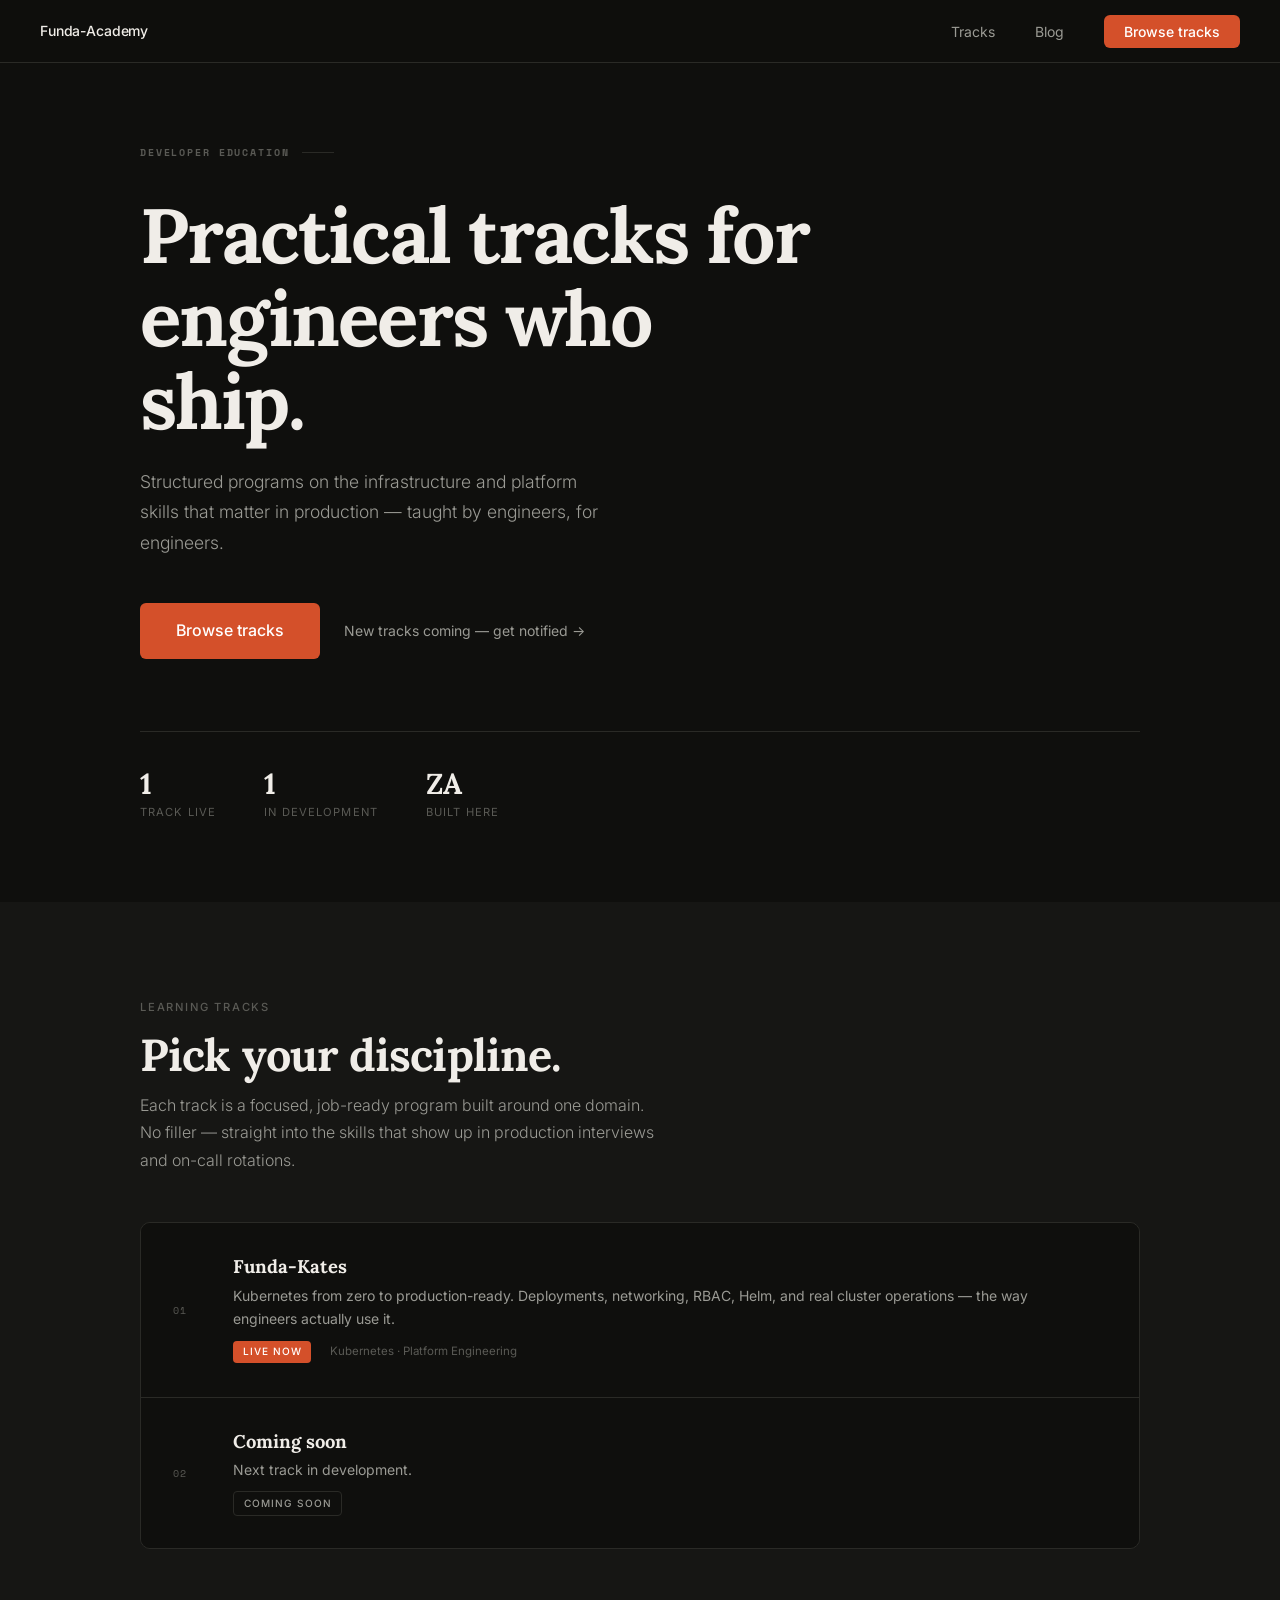
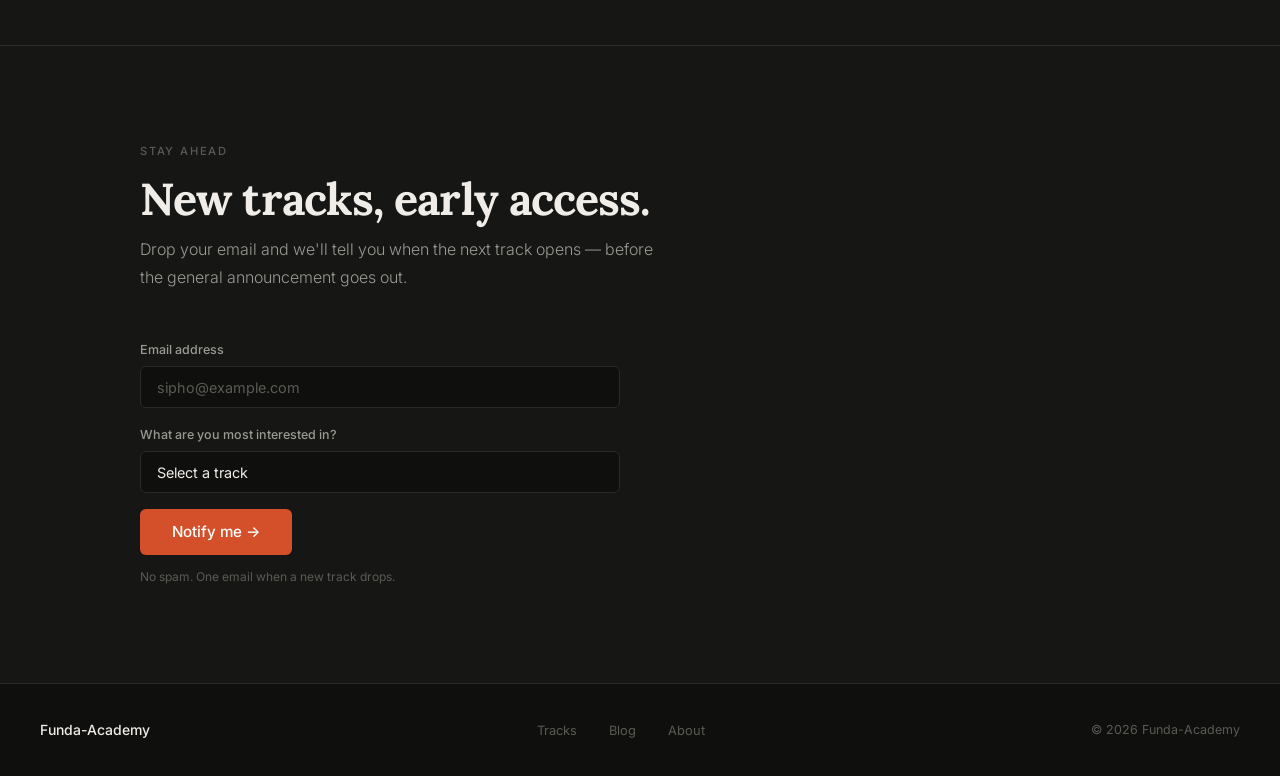
<file: index.html>
<!DOCTYPE html>
<html lang="en">
<head>
<meta charset="UTF-8"/>
<meta name="viewport" content="width=device-width, initial-scale=1.0"/>
<title>Funda-Academy — Developer Education</title>
<meta name="description" content="Practical, structured tracks for engineers who need production-grade skills. Built for African developers."/>
<meta name="author" content="Funda-Academy"/>
<meta name="robots" content="index, follow"/>
<link rel="canonical" href="https://funda.academy"/>

<!-- Open Graph -->
<meta property="og:type" content="website"/>
<meta property="og:url" content="https://funda.academy"/>
<meta property="og:title" content="Funda-Academy — Developer Education"/>
<meta property="og:description" content="Practical, structured tracks for engineers who need production-grade skills. Built for African developers."/>
<meta property="og:image" content="https://funda.academy/assets/og-image.png"/>
<meta property="og:locale" content="en_ZA"/>
<meta property="og:site_name" content="Funda-Academy"/>

<!-- Twitter Card -->
<meta name="twitter:card" content="summary_large_image"/>
<meta name="twitter:title" content="Funda-Academy — Developer Education"/>
<meta name="twitter:description" content="Practical, structured tracks for engineers who need production-grade skills. Built for African developers."/>
<meta name="twitter:image" content="https://funda.academy/assets/og-image.png"/>

<link href="https://fonts.googleapis.com/css2?family=Lora:wght@600;700&family=Inter:wght@300;400;500&family=Space+Mono:wght@700&display=swap" rel="stylesheet"/>
<link rel="stylesheet" href="assets/styles.css"/>
<script async src="https://www.googletagmanager.com/gtag/js?id=G-EDM9P1V3WG"></script>
<script>
  window.dataLayer = window.dataLayer || [];
  function gtag(){dataLayer.push(arguments);}
  gtag('js', new Date());
  gtag('config', 'G-EDM9P1V3WG');
</script>
</head>
<body>

<nav aria-label="Main navigation">
  <a href="/" class="nav-logo">Funda<em>-Academy</em></a>
  <ul class="nav-links">
    <li><a href="#tracks">Tracks</a></li>
    <li><a href="/blog">Blog</a></li>
    <li><a href="#tracks" class="nav-cta">Browse tracks</a></li>
  </ul>
</nav>

<main>

  <!-- Hero -->
  <div class="hero">
    <div class="hero-inner">
      <p class="hero-tag fade-in">Developer Education</p>
      <h1 class="fade-in">Practical tracks for engineers who ship.</h1>
      <p class="hero-sub fade-in">Structured programs on the infrastructure and platform skills that matter in production — taught by engineers, for engineers.</p>
      <div class="hero-actions fade-in">
        <a href="#tracks" class="btn-primary">Browse tracks</a>
        <a href="#waitlist" class="btn-ghost">New tracks coming — get notified →</a>
      </div>
      <hr class="hero-rule fade-in"/>
      <div class="hero-meta fade-in">
        <div class="hero-meta-item">
          <span class="val">1</span>
          <span class="lbl">Track live</span>
        </div>
        <div class="hero-meta-item">
          <span class="val">1</span>
          <span class="lbl">In development</span>
        </div>
        <div class="hero-meta-item">
          <span class="val">ZA</span>
          <span class="lbl">Built here</span>
        </div>
      </div>
    </div>
  </div>

  <!-- Tracks -->
  <section id="tracks">
    <div class="container">
      <p class="section-label fade-in">Learning tracks</p>
      <h2 class="fade-in">Pick your discipline.</h2>
      <p class="section-intro fade-in">Each track is a focused, job-ready program built around one domain. No filler — straight into the skills that show up in production interviews and on-call rotations.</p>

      <div class="track-list fade-in">

        <a href="https://www.funda.academy/funda-kates/" class="track-row" aria-label="Funda-Kates — Kubernetes track, live now">
          <span class="track-id">01</span>
          <div class="track-body">
            <div class="track-name">Funda-Kates</div>
            <div class="track-desc">Kubernetes from zero to production-ready. Deployments, networking, RBAC, Helm, and real cluster operations — the way engineers actually use it.</div>
            <div class="track-chips">
              <span class="chip chip-live">Live now</span>
              <span class="chip chip-topic">Kubernetes · Platform Engineering</span>
            </div>
          </div>
          <span class="track-arrow" aria-hidden="true">→</span>
        </a>

        <div class="track-row inactive" aria-label="Track 02 — coming soon">
          <span class="track-id">02</span>
          <div class="track-body">
            <div class="track-name">Coming soon</div>
            <div class="track-desc">Next track in development.</div>
            <div class="track-chips">
              <span class="chip chip-soon">Coming soon</span>
            </div>
          </div>
        </div>


      </div>
    </div>
  </section>

  <!-- Waitlist -->
  <section id="waitlist">
    <div class="container">
      <p class="section-label fade-in">Stay ahead</p>
      <h2 class="fade-in">New tracks, early access.</h2>
      <p class="section-intro fade-in">Drop your email and we'll tell you when the next track opens — before the general announcement goes out.</p>
      <form id="waitlist-form" class="waitlist-form fade-in" action="https://docs.google.com/forms/d/e/1FAIpQLSe7iedlRR2elvd1-RGXBqhCbMi18WWszPIXYm7vUnIklqUvCw/formResponse" method="POST">
        <div class="form-group">
          <label for="w-email">Email address</label>
          <input type="email" id="w-email" name="entry.1069801419" placeholder="sipho@example.com" required autocomplete="email"/>
        </div>
        <div class="form-group">
          <label for="w-interest">What are you most interested in?</label>
          <select id="w-interest" name="entry.1928213218" required>
            <option value="" disabled selected>Select a track</option>
            <option value="Kubernetes & Platform Engineering">Kubernetes &amp; Platform Engineering</option>
            <option value="CI/CD & GitOps">CI/CD &amp; GitOps</option>
            <option value="Cloud Fundamentals">Cloud Fundamentals</option>
            <option value="All of the above">All of the above</option>
          </select>
        </div>
        <input type="text" name="website" tabindex="-1" autocomplete="off" aria-hidden="true" style="position:absolute;left:-9999px;width:1px;height:1px;opacity:0;"/>
        <button type="submit" class="submit-btn">Notify me →</button>
        <p class="form-note">No spam. One email when a new track drops.</p>
      </form>
      <div id="waitlist-success" class="waitlist-success" hidden>
        <div class="success-icon">
          <svg viewBox="0 0 24 24" fill="none" stroke="currentColor" stroke-width="2.5" stroke-linecap="round" stroke-linejoin="round" aria-hidden="true"><polyline points="20 6 9 17 4 12"/></svg>
        </div>
        <div class="success-badge">Funda-Academy · Waitlist</div>
        <h3 class="success-heading">You're on the list.</h3>
        <p class="success-body">We'll reach out before the next track opens — no spam, just one email when it's ready.</p>
      </div>
    </div>
  </section>

</main>

<footer>
  <a href="/" class="footer-brand">Funda<em>-Academy</em></a>
  <ul class="footer-links" aria-label="Footer links">
    <li><a href="#tracks">Tracks</a></li>
    <li><a href="/blog">Blog</a></li>
    <li><a href="#">About</a></li>
  </ul>
  <span class="footer-copy">© 2026 Funda-Academy</span>
</footer>

<script src="assets/main.js" defer></script>

</body>
</html>
</file>
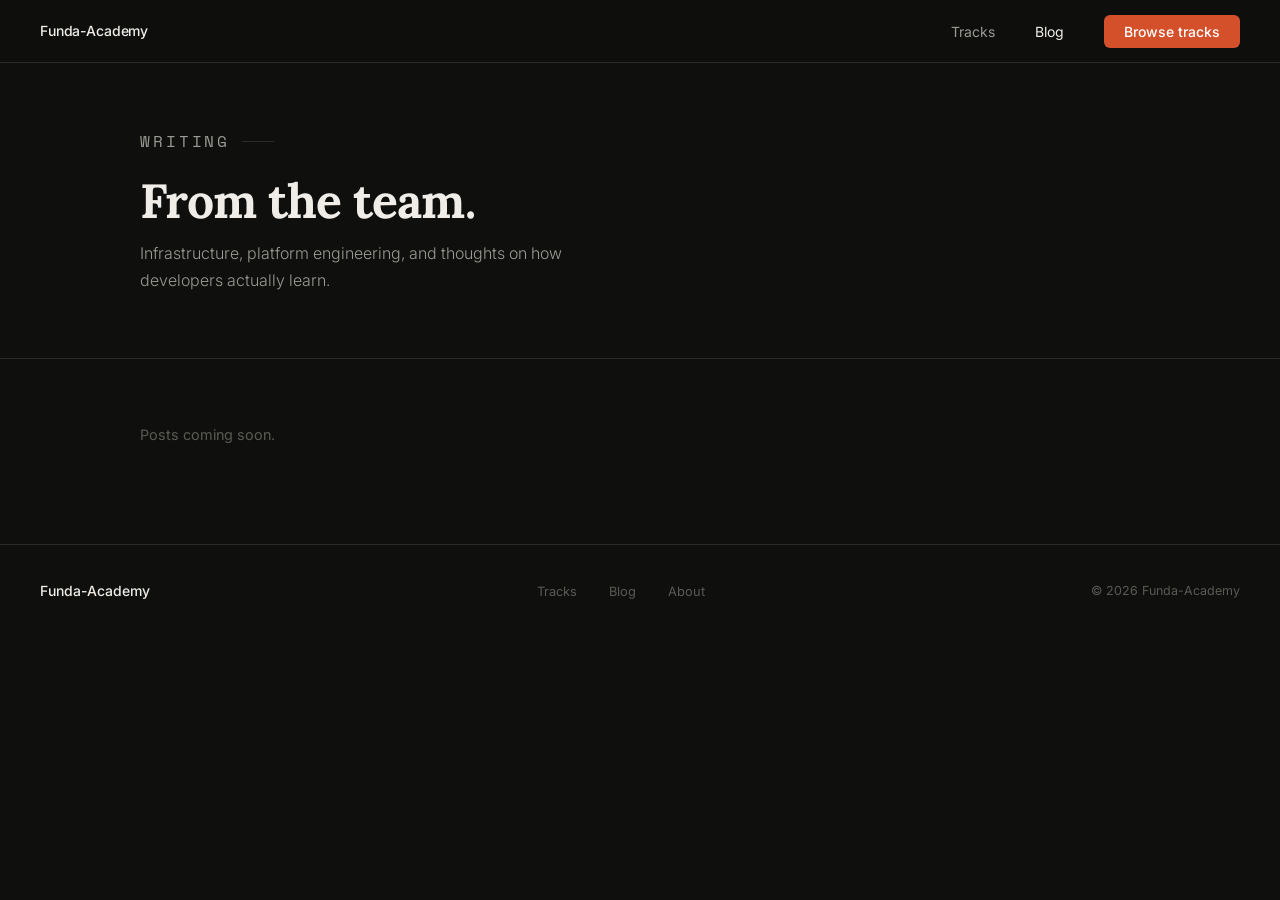
<file: blog/index.html>
<!DOCTYPE html>
<html lang="en">
<head>
<meta charset="UTF-8"/>
<meta name="viewport" content="width=device-width, initial-scale=1.0"/>
<title>Blog — Funda-Academy</title>
<meta name="description" content="Writing on infrastructure, platform engineering, and developer education from the Funda-Academy team."/>
<link href="https://fonts.googleapis.com/css2?family=Lora:wght@600;700&family=Inter:wght@300;400;500&family=Space+Mono:wght@700&display=swap" rel="stylesheet"/>
<script async src="https://www.googletagmanager.com/gtag/js?id=G-EDM9P1V3WG"></script>
<script>
  window.dataLayer = window.dataLayer || [];
  function gtag(){dataLayer.push(arguments);}
  gtag('js', new Date());
  gtag('config', 'G-EDM9P1V3WG');
</script>
<style>
  :root {
    --ink: #f0ede8;
    --ink-muted: #9a9a94;
    --ink-faint: #5a5a55;
    --surface: #0f0f0d;
    --surface-alt: #161614;
    --surface-dark: #000000;
    --accent: #d4502a;
    --accent-hover: #e05e38;
    --accent-light: rgba(212,80,42,0.12);
    --border: #2a2a26;
    --serif: 'Lora', Georgia, serif;
    --sans: 'Inter', sans-serif;
    --mono: 'Space Mono', monospace;
  }

  *, *::before, *::after { box-sizing: border-box; margin: 0; padding: 0; }
  html { scroll-behavior: smooth; }
  body { font-family: var(--sans); background: var(--surface); color: var(--ink); font-size: 16px; line-height: 1.7; overflow-x: hidden; }

  /* ── Nav ── */
  nav {
    position: fixed; top: 0; left: 0; right: 0; z-index: 100;
    display: flex; align-items: center; justify-content: space-between;
    padding: 1.1rem 2.5rem;
    background: rgba(15,15,13,0.95);
    backdrop-filter: blur(10px);
    border-bottom: 1px solid var(--border);
  }
  .nav-logo {
    font-family: var(--sans); font-size: 0.875rem; font-weight: 500;
    color: var(--ink); text-decoration: none; letter-spacing: -0.01em;
  }
  .nav-links { list-style: none; display: flex; gap: 2.5rem; align-items: center; }
  .nav-links a { font-size: 0.875rem; color: var(--ink-muted); text-decoration: none; font-weight: 400; transition: color 0.2s; }
  .nav-links a:hover, .nav-links a[aria-current="page"] { color: var(--ink); }
  .nav-cta {
    background: var(--accent) !important; color: #fff !important;
    padding: 0.5rem 1.25rem !important; border-radius: 6px !important;
    font-weight: 500 !important; transition: background 0.2s !important;
  }
  .nav-cta:hover { background: var(--accent-hover) !important; }

  /* ── Page header ── */
  .page-header {
    padding: 8rem 2.5rem 4rem;
    border-bottom: 1px solid var(--border);
  }
  .page-header-inner { max-width: 1000px; margin: 0 auto; }
  .page-tag {
    font-family: var(--mono); font-size: 0.65rem; font-weight: 700;
    color: var(--ink-faint); letter-spacing: 0.18em; text-transform: uppercase;
    margin-bottom: 1.25rem; display: flex; align-items: center; gap: 0.75rem;
  }
  .page-tag::after { content: ''; flex: 0 0 32px; height: 1px; background: var(--border); }
  .page-header h1 {
    font-family: var(--serif);
    font-size: clamp(2rem, 4vw, 3rem);
    font-weight: 700; line-height: 1.1; letter-spacing: -0.02em;
    margin-bottom: 0.75rem;
  }
  .page-header p { font-size: 1rem; color: var(--ink-muted); font-weight: 300; max-width: 480px; }

  /* ── Post list ── */
  .posts-section { padding: 4rem 2.5rem 6rem; }
  .container { max-width: 1000px; margin: 0 auto; }

  .post-list { display: flex; flex-direction: column; gap: 0; border: 1px solid var(--border); border-radius: 10px; overflow: hidden; }

  .post-row {
    display: flex; gap: 2.5rem; align-items: flex-start;
    padding: 2rem 2rem;
    background: var(--surface-alt);
    border-bottom: 1px solid var(--border);
    text-decoration: none; color: var(--ink);
    transition: background 0.2s;
    position: relative;
  }
  .post-row:last-child { border-bottom: none; }
  .post-row:hover { background: #1e1e1b; }

  .post-date {
    font-family: var(--mono); font-size: 0.6rem; letter-spacing: 0.1em;
    color: var(--ink-faint); flex-shrink: 0; padding-top: 0.35rem;
    width: 5.5rem; text-transform: uppercase;
  }
  .post-body { flex: 1; }
  .post-title {
    font-family: var(--serif); font-size: 1.15rem; font-weight: 700;
    line-height: 1.3; margin-bottom: 0.4rem;
    transition: color 0.2s;
  }
  .post-row:hover .post-title { color: var(--accent); }
  .post-excerpt { font-size: 0.875rem; color: var(--ink-muted); line-height: 1.65; margin-bottom: 0.75rem; }
  .post-tag {
    font-size: 0.63rem; font-weight: 500; letter-spacing: 0.1em;
    text-transform: uppercase; padding: 0.18rem 0.6rem; border-radius: 4px;
    background: transparent; color: var(--ink-faint); border: 1px solid var(--border);
  }
  .post-arrow {
    color: var(--accent); font-size: 1.1rem; flex-shrink: 0;
    opacity: 0; transition: opacity 0.15s, transform 0.15s;
    padding-top: 0.2rem;
  }
  .post-row:hover .post-arrow { opacity: 1; transform: translateX(3px); }

  /* ── Footer ── */
  footer {
    padding: 2rem 2.5rem;
    border-top: 1px solid var(--border);
    display: flex; align-items: center; justify-content: space-between;
    flex-wrap: wrap; gap: 1rem;
  }
  .footer-brand { font-size: 0.875rem; font-weight: 500; color: var(--ink); text-decoration: none; }
  .footer-links { display: flex; gap: 2rem; list-style: none; }
  .footer-links a { font-size: 0.8rem; color: var(--ink-faint); text-decoration: none; transition: color 0.2s; }
  .footer-links a:hover { color: var(--ink); }
  .footer-copy { font-size: 0.78rem; color: var(--ink-faint); }

  /* ── Fade-in ── */
  .fade-in { opacity: 0; transform: translateY(14px); transition: opacity 0.5s ease, transform 0.5s ease; }
  .fade-in.visible { opacity: 1; transform: translateY(0); }
  @media (prefers-reduced-motion: reduce) {
    .fade-in { transition: none; opacity: 1; transform: none; }
    .post-arrow { opacity: 1; }
  }

  /* ── Mobile ── */
  @media (max-width: 720px) {
    nav { padding: 1rem 1.25rem; }
    .nav-links { display: none; }
    .page-header { padding: 7rem 1.25rem 3rem; }
    .posts-section { padding: 3rem 1.25rem 5rem; }
    .post-row { flex-wrap: wrap; gap: 0.75rem; }
    .post-date { width: auto; padding-top: 0; }
    footer { flex-direction: column; align-items: flex-start; }
  }
</style>
</head>
<body>

<nav aria-label="Main navigation">
  <a href="/" class="nav-logo">Funda-Academy</a>
  <ul class="nav-links">
    <li><a href="/#tracks">Tracks</a></li>
    <li><a href="/blog" aria-current="page">Blog</a></li>
    <li><a href="/#tracks" class="nav-cta">Browse tracks</a></li>
  </ul>
</nav>

<main>
  <header class="page-header">
    <div class="page-header-inner">
      <p class="page-tag fade-in">Writing</p>
      <h1 class="fade-in">From the team.</h1>
      <p class="fade-in">Infrastructure, platform engineering, and thoughts on how developers actually learn.</p>
    </div>
  </header>

  <section class="posts-section">
    <div class="container">
      <p class="fade-in" style="color: var(--ink-faint); font-size: 0.9rem;">Posts coming soon.</p>
    </div>
  </section>
</main>

<footer>
  <a href="/" class="footer-brand">Funda-Academy</a>
  <ul class="footer-links" aria-label="Footer links">
    <li><a href="/#tracks">Tracks</a></li>
    <li><a href="/blog">Blog</a></li>
    <li><a href="#">About</a></li>
  </ul>
  <span class="footer-copy">© 2026 Funda-Academy</span>
</footer>

<script>
  const observer = new IntersectionObserver(entries => {
    entries.forEach(e => { if (e.isIntersecting) e.target.classList.add('visible'); });
  }, { threshold: 0.08 });
  document.querySelectorAll('.fade-in').forEach(el => observer.observe(el));
</script>

</body>
</html>
</file>
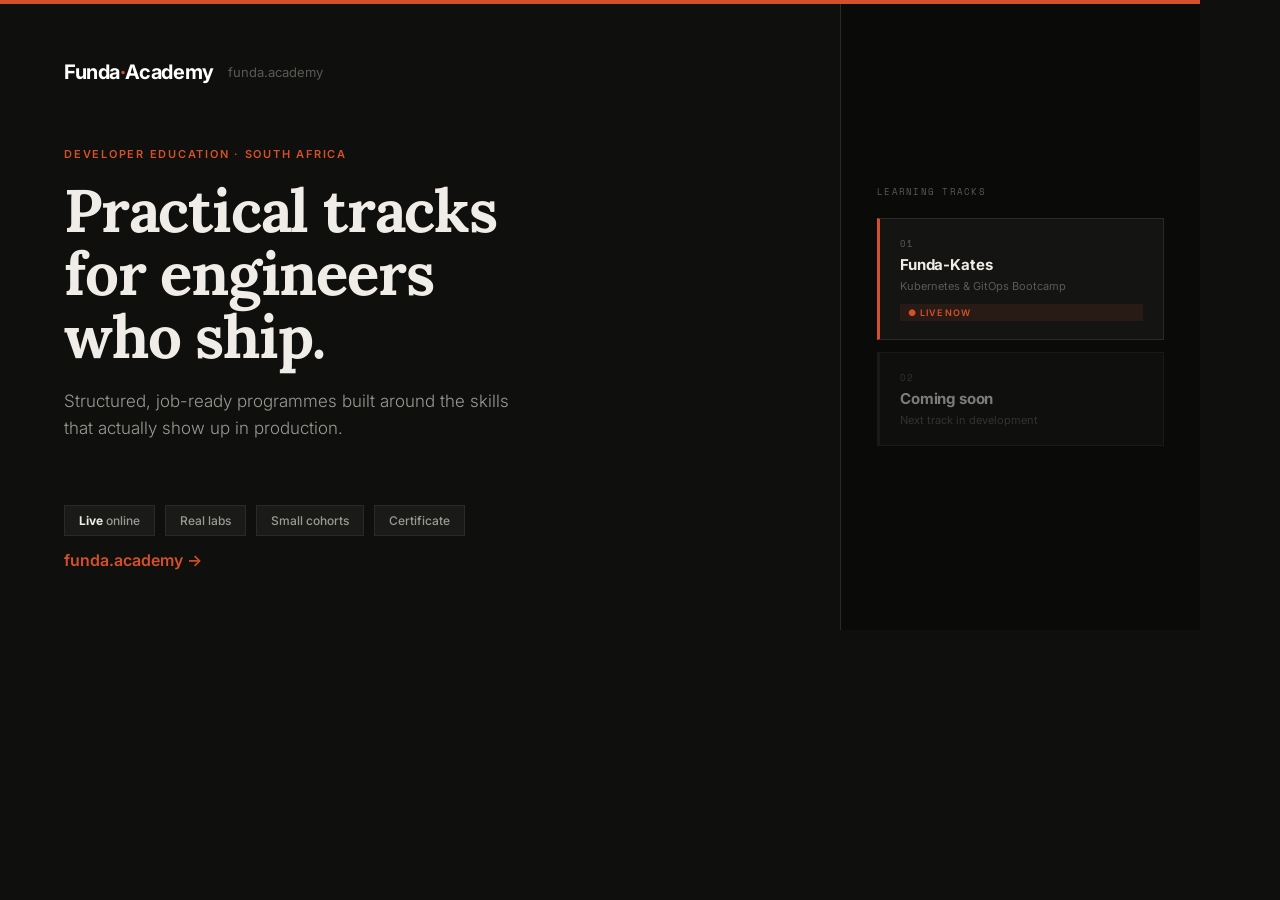
<file: assets/og-image.html>
<!DOCTYPE html>
<html lang="en">
<head>
  <meta charset="UTF-8"/>
  <title>Funda-Academy OG Image</title>
  <link href="https://fonts.googleapis.com/css2?family=Lora:wght@700&family=Inter:wght@300;400;500;600;700&family=Space+Mono:wght@700&display=swap" rel="stylesheet"/>
  <style>
    * { box-sizing: border-box; margin: 0; padding: 0; }
    html, body { width: 1200px; height: 630px; overflow: hidden; background: #0f0f0d; font-family: Inter, Arial, sans-serif; }

    .frame {
      width: 1200px; height: 630px;
      background: #0f0f0d;
      display: flex;
      position: relative;
    }

    /* Top accent bar */
    .accent-top {
      position: absolute; top: 0; left: 0; right: 0;
      height: 4px; background: #d4502a;
    }

    /* Left panel */
    .left {
      flex: 1;
      padding: 60px 64px;
      display: flex;
      flex-direction: column;
      justify-content: space-between;
    }

    .brand { display: flex; align-items: center; gap: 10px; }
    .wordmark { font-family: Inter, sans-serif; font-size: 20px; font-weight: 700; color: #ffffff; letter-spacing: -0.02em; }
    .wordmark span { color: #d4502a; }
    .domain { font-size: 13px; color: #5a5a55; font-weight: 400; margin-left: 4px; }

    .headline-block {}
    .eyebrow { font-size: 11px; font-weight: 600; color: #d4502a; letter-spacing: 0.16em; text-transform: uppercase; margin-bottom: 18px; }
    .headline { font-family: 'Lora', Georgia, serif; font-size: 60px; font-weight: 700; color: #f0ede8; line-height: 1.05; letter-spacing: -0.02em; }
    .tagline { margin-top: 20px; font-size: 17px; font-weight: 300; color: #9a9a94; line-height: 1.6; max-width: 460px; }

    .bottom { display: flex; flex-direction: column; gap: 14px; }
    .chips { display: flex; gap: 10px; }
    .chip { background: #1a1a18; border: 0.5px solid #2a2a26; padding: 7px 14px; font-size: 12px; font-weight: 500; color: #9a9a94; }
    .chip strong { color: #f0ede8; }
    .url { font-size: 16px; font-weight: 600; color: #d4502a; }

    /* Right panel */
    .right {
      width: 360px;
      flex-shrink: 0;
      background: #0a0a08;
      border-left: 0.5px solid #2a2a26;
      display: flex;
      flex-direction: column;
      justify-content: center;
      padding: 48px 36px;
      gap: 12px;
    }

    .panel-label { font-family: 'Space Mono', monospace; font-size: 9px; color: #5a5a55; letter-spacing: 0.14em; text-transform: uppercase; margin-bottom: 8px; }

    .track-item {
      background: #141412;
      border: 0.5px solid #2a2a26;
      padding: 18px 20px;
      display: flex;
      flex-direction: column;
      gap: 5px;
    }
    .track-item.live { border-left: 3px solid #d4502a; }
    .track-item.soon { border-left: 3px solid #2a2a26; opacity: 0.5; }

    .track-num { font-family: 'Space Mono', monospace; font-size: 9px; color: #5a5a55; letter-spacing: 0.1em; }
    .track-title { font-size: 15px; font-weight: 700; color: #f0ede8; letter-spacing: -0.01em; }
    .track-sub { font-size: 11px; color: #5a5a55; }
    .live-badge { display: inline-block; margin-top: 6px; font-size: 9px; font-weight: 600; letter-spacing: 0.1em; text-transform: uppercase; color: #d4502a; background: rgba(212,80,42,0.1); padding: 3px 8px; }
  </style>
</head>
<body>
  <div class="frame">
    <div class="accent-top"></div>

    <div class="left">
      <div class="brand">
        <span class="wordmark">Funda<span>·</span>Academy</span>
        <span class="domain">funda.academy</span>
      </div>

      <div class="headline-block">
        <div class="eyebrow">Developer Education · South Africa</div>
        <div class="headline">Practical tracks<br/>for engineers<br/>who ship.</div>
        <div class="tagline">Structured, job-ready programmes built around the skills that actually show up in production.</div>
      </div>

      <div class="bottom">
        <div class="chips">
          <div class="chip"><strong>Live</strong> online</div>
          <div class="chip">Real labs</div>
          <div class="chip">Small cohorts</div>
          <div class="chip">Certificate</div>
        </div>
        <div class="url">funda.academy →</div>
      </div>
    </div>

    <div class="right">
      <div class="panel-label">Learning tracks</div>

      <div class="track-item live">
        <div class="track-num">01</div>
        <div class="track-title">Funda-Kates</div>
        <div class="track-sub">Kubernetes &amp; GitOps Bootcamp</div>
        <div class="live-badge">● Live now</div>
      </div>

      <div class="track-item soon">
        <div class="track-num">02</div>
        <div class="track-title">Coming soon</div>
        <div class="track-sub">Next track in development</div>
      </div>
    </div>
  </div>
</body>
</html>
</file>
<file: assets/styles.css>
:root {
  --ink: #f0ede8;
  --ink-muted: #9a9a94;
  --ink-faint: #5a5a55;
  --surface: #0f0f0d;
  --surface-alt: #161614;
  --surface-dark: #000000;
  --accent: #d4502a;
  --accent-hover: #e05e38;
  --accent-light: rgba(212,80,42,0.12);
  --border: #2a2a26;
  --serif: 'Lora', Georgia, serif;
  --sans: 'Inter', sans-serif;
  --mono: 'Space Mono', monospace;
}

*, *::before, *::after { box-sizing: border-box; margin: 0; padding: 0; }
html { scroll-behavior: smooth; }
body { font-family: var(--sans); background: var(--surface); color: var(--ink); font-size: 16px; line-height: 1.7; overflow-x: hidden; }

/* ── Nav ── */
nav {
  position: fixed; top: 0; left: 0; right: 0; z-index: 100;
  display: flex; align-items: center; justify-content: space-between;
  padding: 1.1rem 2.5rem;
  background: rgba(15,15,13,0.95);
  backdrop-filter: blur(10px);
  border-bottom: 1px solid var(--border);
}
.nav-logo {
  font-family: var(--sans); font-size: 0.875rem; font-weight: 500;
  color: var(--ink); text-decoration: none; letter-spacing: -0.01em;
}
.nav-logo em { font-style: normal; color: inherit; }
.nav-links { list-style: none; display: flex; gap: 2.5rem; align-items: center; }
.nav-links a { font-size: 0.875rem; color: var(--ink-muted); text-decoration: none; font-weight: 400; transition: color 0.2s; }
.nav-links a:hover, .nav-links a[aria-current="page"] { color: var(--ink); }
.nav-cta {
  background: var(--accent) !important; color: #fff !important;
  padding: 0.5rem 1.25rem !important; border-radius: 6px !important;
  font-weight: 500 !important; transition: background 0.2s !important;
}
.nav-cta:hover { background: var(--accent-hover) !important; }

/* ── Hero ── */
.hero {
  min-height: 100vh;
  display: flex; flex-direction: column; justify-content: center;
  padding: 9rem 2.5rem 5rem;
}
.hero-inner { max-width: 1000px; margin: 0 auto; width: 100%; }
.hero-tag {
  font-family: var(--mono); font-size: 0.65rem; font-weight: 700;
  color: var(--ink-faint); letter-spacing: 0.18em; text-transform: uppercase;
  margin-bottom: 2rem; display: flex; align-items: center; gap: 0.75rem;
}
.hero-tag::after { content: ''; flex: 0 0 32px; height: 1px; background: var(--border); }

h1 {
  font-family: var(--serif);
  font-size: clamp(2.8rem, 6vw, 5rem);
  font-weight: 700; line-height: 1.08; letter-spacing: -0.025em;
  margin-bottom: 1.5rem; max-width: 680px;
}
.hero-sub {
  font-size: 1.1rem; color: var(--ink-muted); max-width: 460px;
  margin-bottom: 2.75rem; font-weight: 300; line-height: 1.75;
}
.hero-actions { display: flex; align-items: center; gap: 1.5rem; flex-wrap: wrap; }
.btn-primary {
  display: inline-block; background: var(--accent); color: #fff;
  padding: 0.9rem 2.25rem; border-radius: 6px; font-weight: 500; font-size: 1rem;
  text-decoration: none; transition: background 0.2s, transform 0.15s;
}
.btn-primary:hover { background: var(--accent-hover); transform: translateY(-1px); }
.btn-ghost {
  display: inline-block; color: var(--ink-muted); font-size: 0.875rem;
  text-decoration: none; font-weight: 400; transition: color 0.2s;
}
.btn-ghost:hover { color: var(--ink); }

.hero-rule { border: none; border-top: 1px solid var(--border); margin-top: 4.5rem; }
.hero-meta { display: flex; gap: 3rem; padding-top: 2.25rem; flex-wrap: wrap; }
.hero-meta-item .val {
  font-family: var(--serif); font-size: 1.8rem; font-weight: 700;
  color: var(--ink); display: block; line-height: 1.1;
}
.hero-meta-item .lbl {
  font-size: 0.7rem; color: var(--ink-faint); text-transform: uppercase;
  letter-spacing: 0.1em; margin-top: 0.2rem; display: block;
}

/* ── Blog page header ── */
.page-header { padding: 8rem 2.5rem 4rem; border-bottom: 1px solid var(--border); }
.page-header-inner { max-width: 1000px; margin: 0 auto; }
.page-tag {
  font-family: var(--mono); font-size: 0.65rem; font-weight: 700;
  color: var(--ink-faint); letter-spacing: 0.18em; text-transform: uppercase;
  margin-bottom: 1.25rem; display: flex; align-items: center; gap: 0.75rem;
}
.page-tag::after { content: ''; flex: 0 0 32px; height: 1px; background: var(--border); }
.page-header h1 {
  font-family: var(--serif);
  font-size: clamp(2rem, 4vw, 3rem);
  font-weight: 700; line-height: 1.1; letter-spacing: -0.02em;
  margin-bottom: 0.75rem;
}
.page-header p { font-size: 1rem; color: var(--ink-muted); font-weight: 300; max-width: 480px; }

/* ── Shared section ── */
section { padding: 6rem 2.5rem; }
.container { max-width: 1000px; margin: 0 auto; }
.section-label {
  font-size: 0.7rem; letter-spacing: 0.16em; text-transform: uppercase;
  color: var(--ink-faint); margin-bottom: 0.75rem; font-weight: 500;
}
h2 {
  font-family: var(--serif);
  font-size: clamp(1.8rem, 4vw, 2.8rem);
  font-weight: 700; letter-spacing: -0.02em; line-height: 1.15; margin-bottom: 0.75rem;
}
.section-intro {
  font-size: 1rem; color: var(--ink-muted); max-width: 520px;
  margin-bottom: 3rem; font-weight: 300; line-height: 1.7;
}

/* ── Track list ── */
#tracks { background: var(--surface-alt); }
.track-list { border: 1px solid var(--border); border-radius: 10px; overflow: hidden; }
.track-row {
  display: flex; align-items: center; gap: 2rem;
  padding: 2rem 2rem; background: var(--surface);
  border-bottom: 1px solid var(--border);
  text-decoration: none; color: var(--ink);
  transition: background 0.2s; position: relative;
}
.track-row:last-child { border-bottom: none; }
a.track-row:hover { background: var(--accent-light); }
.track-row.inactive { cursor: default; }
.track-id {
  font-family: var(--mono); font-size: 0.6rem; letter-spacing: 0.12em;
  color: var(--ink-faint); flex-shrink: 0; width: 1.75rem; text-transform: uppercase;
}
.track-body { flex: 1; }
.track-name {
  font-family: var(--serif); font-size: 1.15rem; font-weight: 700;
  margin-bottom: 0.3rem; line-height: 1.3;
}
.track-desc { font-size: 0.875rem; color: var(--ink-muted); line-height: 1.65; }
.track-chips { display: flex; gap: 0.6rem; align-items: center; margin-top: 0.6rem; }
.chip {
  font-size: 0.63rem; font-weight: 500; letter-spacing: 0.1em;
  text-transform: uppercase; padding: 0.18rem 0.6rem; border-radius: 4px;
}
.chip-live { background: var(--accent); color: #fff; }
.chip-soon { background: transparent; color: var(--ink-muted); border: 1px solid var(--border); }
.chip-topic { color: var(--ink-faint); font-size: 0.72rem; text-transform: none; letter-spacing: 0; font-weight: 400; }
.track-arrow {
  color: var(--accent); font-size: 1.1rem; flex-shrink: 0;
  opacity: 0; transition: opacity 0.15s, transform 0.15s;
}
a.track-row:hover .track-arrow { opacity: 1; transform: translateX(3px); }

/* ── Post list ── */
.posts-section { padding: 4rem 2.5rem 6rem; }
.post-list { display: flex; flex-direction: column; gap: 0; border: 1px solid var(--border); border-radius: 10px; overflow: hidden; }
.post-row {
  display: flex; gap: 2.5rem; align-items: flex-start;
  padding: 2rem 2rem; background: var(--surface-alt);
  border-bottom: 1px solid var(--border);
  text-decoration: none; color: var(--ink);
  transition: background 0.2s; position: relative;
}
.post-row:last-child { border-bottom: none; }
.post-row:hover { background: #1e1e1b; }
.post-date {
  font-family: var(--mono); font-size: 0.6rem; letter-spacing: 0.1em;
  color: var(--ink-faint); flex-shrink: 0; padding-top: 0.35rem;
  width: 5.5rem; text-transform: uppercase;
}
.post-body { flex: 1; }
.post-title {
  font-family: var(--serif); font-size: 1.15rem; font-weight: 700;
  line-height: 1.3; margin-bottom: 0.4rem; transition: color 0.2s;
}
.post-row:hover .post-title { color: var(--accent); }
.post-excerpt { font-size: 0.875rem; color: var(--ink-muted); line-height: 1.65; margin-bottom: 0.75rem; }
.post-tag {
  font-size: 0.63rem; font-weight: 500; letter-spacing: 0.1em;
  text-transform: uppercase; padding: 0.18rem 0.6rem; border-radius: 4px;
  background: transparent; color: var(--ink-faint); border: 1px solid var(--border);
}
.post-arrow {
  color: var(--accent); font-size: 1.1rem; flex-shrink: 0;
  opacity: 0; transition: opacity 0.15s, transform 0.15s; padding-top: 0.2rem;
}
.post-row:hover .post-arrow { opacity: 1; transform: translateX(3px); }

/* ── Waitlist / Form ── */
#waitlist { background: var(--surface-alt); border-top: 1px solid var(--border); }
.waitlist-form { max-width: 480px; }
.form-group { margin-bottom: 1rem; }
.form-group label { display: block; font-size: 0.78rem; font-weight: 500; color: var(--ink-muted); margin-bottom: 0.4rem; }
.form-group input, .form-group select {
  width: 100%; padding: 0.7rem 1rem; border-radius: 6px;
  border: 1px solid var(--border); background: var(--surface);
  color: var(--ink); font-family: var(--sans); font-size: 0.9rem;
  transition: border-color 0.2s; outline: none; appearance: none;
}
.form-group input::placeholder { color: var(--ink-faint); }
.form-group select option { background: var(--surface); color: var(--ink); }
.form-group input:focus, .form-group select:focus { border-color: var(--accent); }
.submit-btn {
  margin-top: 0.5rem; display: block; background: var(--accent); color: #fff;
  border: none; padding: 0.85rem 2rem; border-radius: 6px;
  font-family: var(--sans); font-size: 0.95rem; font-weight: 500;
  cursor: pointer; transition: background 0.2s;
}
.submit-btn:hover { background: var(--accent-hover); }
.form-note { font-size: 0.75rem; color: var(--ink-faint); margin-top: 0.75rem; }
.waitlist-success {
  background: var(--surface-alt);
  border-radius: 12px;
  padding: 3rem 2rem;
  text-align: center;
  color: var(--ink);
  max-width: 480px;
}
.success-icon {
  width: 60px; height: 60px;
  background: #1a3320;
  border-radius: 50%;
  display: flex; align-items: center; justify-content: center;
  margin: 0 auto 1.25rem;
  color: #4ade80;
}
.success-icon svg { width: 26px; height: 26px; }
.success-badge {
  display: inline-block;
  background: rgba(212,80,42,0.15);
  color: var(--accent);
  font-size: 0.72rem;
  font-weight: 600;
  padding: 0.3rem 0.9rem;
  border-radius: 999px;
  letter-spacing: 0.06em;
  margin-bottom: 1rem;
}
.success-heading {
  font-family: var(--serif);
  font-size: 1.75rem;
  font-weight: 700;
  color: #ffffff;
  margin-bottom: 0.6rem;
}
.success-body {
  font-size: 0.9rem;
  color: var(--ink-faint);
  max-width: 340px;
  margin: 0 auto;
  line-height: 1.7;
}

/* ── Footer ── */
footer {
  padding: 2rem 2.5rem;
  border-top: 1px solid var(--border);
  display: flex; align-items: center; justify-content: space-between;
  flex-wrap: wrap; gap: 1rem;
}
.footer-brand { font-size: 0.875rem; font-weight: 500; color: var(--ink); text-decoration: none; }
.footer-brand em { font-style: normal; color: inherit; }
.footer-links { display: flex; gap: 2rem; list-style: none; }
.footer-links a { font-size: 0.8rem; color: var(--ink-faint); text-decoration: none; transition: color 0.2s; }
.footer-links a:hover { color: var(--ink); }
.footer-copy { font-size: 0.78rem; color: var(--ink-faint); }

/* ── Fade-in ── */
.fade-in { opacity: 0; transform: translateY(14px); transition: opacity 0.5s ease, transform 0.5s ease; }
.fade-in.visible { opacity: 1; transform: translateY(0); }

@media (prefers-reduced-motion: reduce) {
  .fade-in { transition: none; opacity: 1; transform: none; }
  .track-arrow, .post-arrow { opacity: 1; }
}

/* ── Mobile ── */
@media (max-width: 720px) {
  nav { padding: 1rem 1.25rem; }
  .nav-links { display: none; }
  .hero { padding: 7rem 1.25rem 4rem; }
  .page-header { padding: 7rem 1.25rem 3rem; }
  section { padding: 4rem 1.25rem; }
  .posts-section { padding: 3rem 1.25rem 5rem; }
  .hero-meta { gap: 2rem; }
  .hero-actions { flex-direction: column; align-items: flex-start; }
  .track-row { gap: 1.25rem; }
  .post-row { flex-wrap: wrap; gap: 0.75rem; }
  .post-date { width: auto; padding-top: 0; }
  footer { flex-direction: column; align-items: flex-start; }
  .footer-links { flex-wrap: wrap; gap: 1.25rem; }
}
</file>
